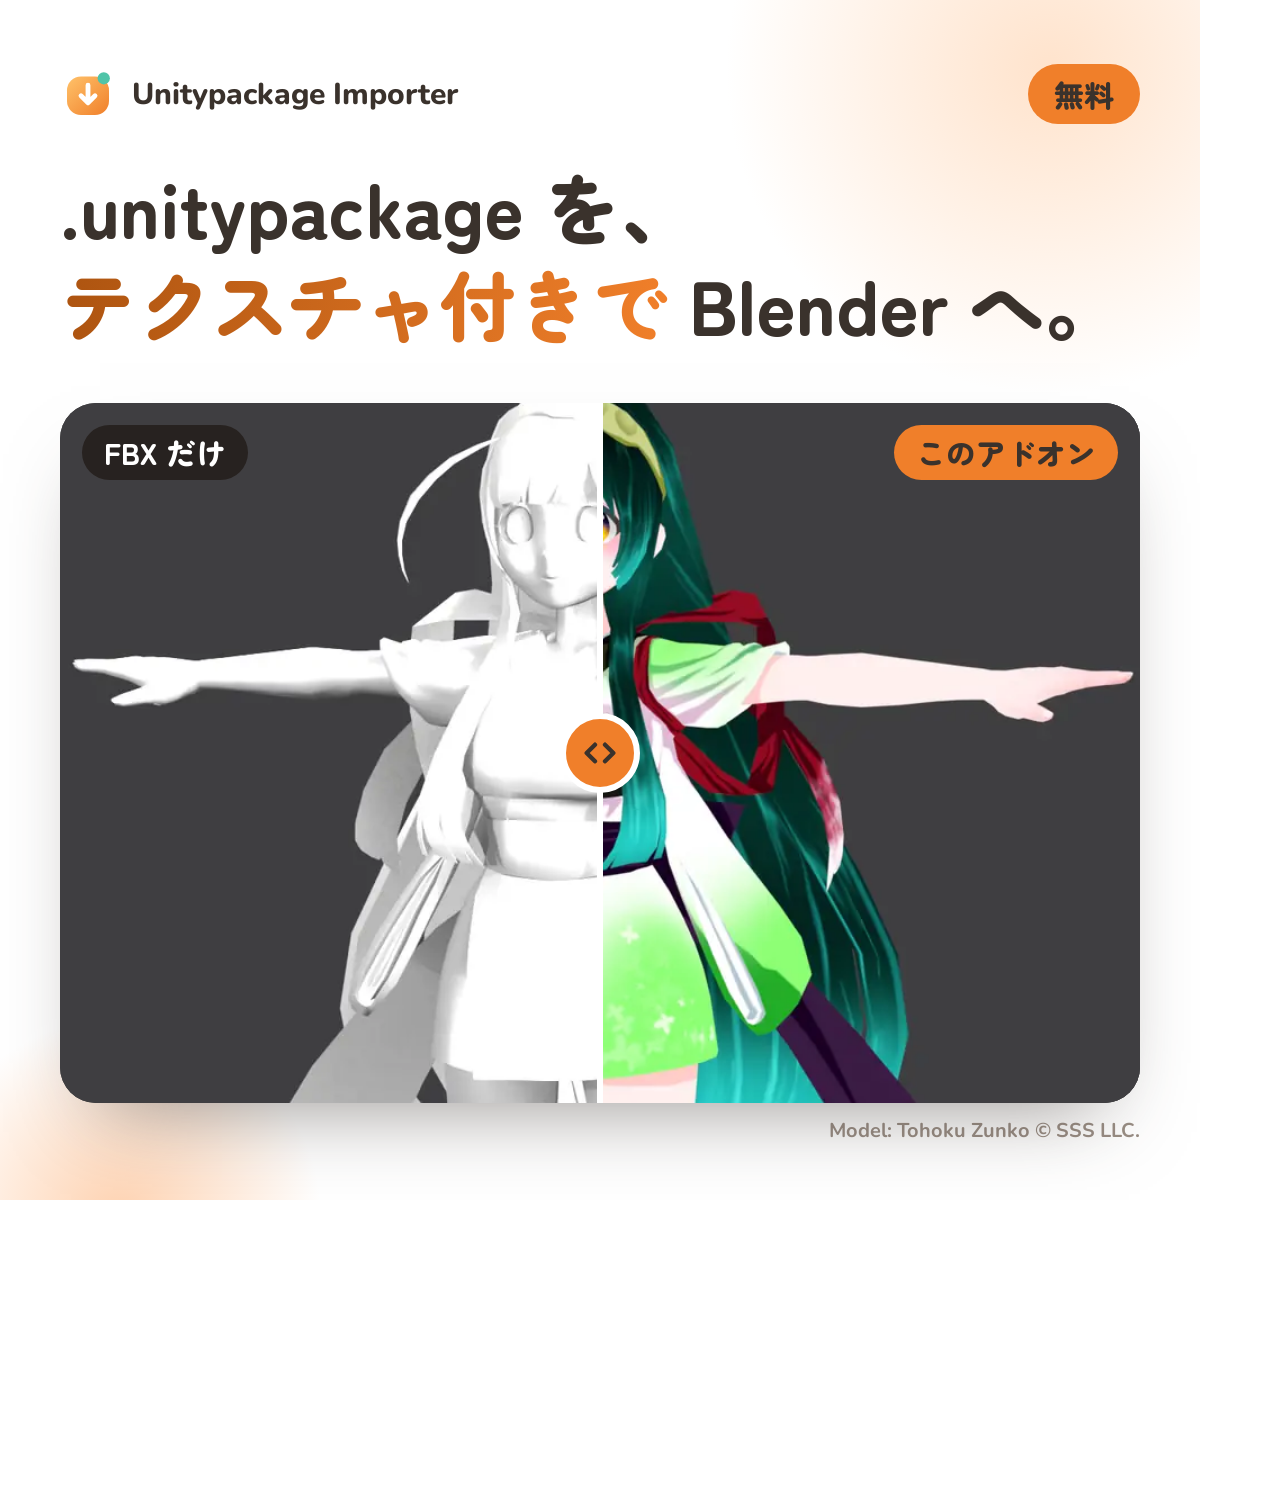
<file: tools/booth_card.html>
<!DOCTYPE html>
<!-- BOOTH の商品画像（1200×1200、正方形）の元。?p=1 がサムネイル、2〜4 が説明の画像。ローカルの Chrome でレンダリングする:
     for p in 1 2 3 4; do google-chrome --headless=new --hide-scrollbars --virtual-time-budget=8000 --window-size=1200,1200 --screenshot=_local/release/booth/image$p.png "file://$PWD/tools/booth_card.html?p=$p"; done
     リポジトリのルートで実行すること（画像は web/assets/ を相対パスで読む）。フォントは Google Fonts から読むので、オンラインで実行すること。
     デザインは tools/og_card.html に揃えてある。購入アセットが写る画像（use-render / use-props / scene-street）は BOOTH では使わない。 -->
<html lang="ja">
<head>
<meta charset="utf-8">
<link rel="stylesheet" href="https://fonts.googleapis.com/css2?family=Nunito:wght@700;800&family=Zen+Maru+Gothic:wght@700;900&display=swap">
<style>
  html, body { margin: 0; width: 1200px; height: 1200px; overflow: hidden; }
  body { background: #ffffff; color: #3a322c; font-family: "Zen Maru Gothic", "Nunito", system-ui, sans-serif; position: relative; }
  .blob { position: absolute; border-radius: 50%; pointer-events: none; }
  .b1 { width: 900px; height: 900px; right: -300px; top: -380px; background: radial-gradient(closest-side, #ffe3cc, rgba(255,227,204,0) 72%); }
  .b2 { width: 560px; height: 560px; left: -160px; bottom: -300px; background: radial-gradient(closest-side, #ffd2b0, rgba(255,210,176,0) 72%); }
  .page { position: absolute; inset: 0; padding: 64px 60px 56px; display: none; flex-direction: column; box-sizing: border-box; }
  .page.on { display: flex; }
  .logo { display: flex; align-items: center; gap: 16px; font-family: "Nunito", system-ui, sans-serif; font-weight: 800; font-size: 30px; }
  .logo svg { width: 56px; height: 56px; }
  .logo .free { margin-left: auto; background: #f07f2a; color: #3a322c; font-family: "Zen Maru Gothic", sans-serif; font-weight: 900; font-size: 30px; padding: 8px 26px; border-radius: 999px; }
  h1 { margin: 34px 0 0; font-size: 76px; line-height: 1.28; font-weight: 900; }
  h2 { margin: 40px 0 0; font-size: 68px; line-height: 1.3; font-weight: 900; }
  em { font-style: normal; background: linear-gradient(90deg, #ad5410, #f07f2a); -webkit-background-clip: text; background-clip: text; color: transparent; }
  .nb { white-space: nowrap; }
  p { margin: 20px 0 0; font-size: 34px; line-height: 1.5; color: #72665d; font-weight: 700; }
  .frame { position: relative; margin-top: auto; border-radius: 36px; overflow: hidden; background: #393939; box-shadow: 0 40px 80px -40px rgba(58,50,44,.55); }
  .frame img { display: block; width: 100%; height: 100%; object-fit: cover; }
  .credit { margin-top: 14px; text-align: right; font-family: "Nunito", system-ui, sans-serif; font-size: 20px; color: #9a8e85; font-weight: 700; }
  .tag { position: absolute; top: 22px; font-size: 30px; font-weight: 900; line-height: 1.3; padding: 8px 22px; border-radius: 999px; }
  .tag.l { left: 22px; background: rgba(35,29,25,.82); color: #fff; }
  .tag.r { right: 22px; background: #f07f2a; color: #3a322c; }

  /* p=1: 前後比較（紹介ページのスライダーと同じく真ん中で分ける） */
  .split { height: 700px; }
  .split img { position: absolute; inset: 0; object-position: 50% 12%; }
  .split img.after { clip-path: inset(0 0 0 50%); }
  .split .line { position: absolute; top: 0; bottom: 0; left: 50%; width: 6px; margin-left: -3px; background: #fff; }
  .split .knob { position: absolute; top: 50%; left: 50%; width: 80px; height: 80px; margin: -40px 0 0 -40px; border-radius: 50%; background: #f07f2a; border: 6px solid #fff; box-sizing: border-box; display: grid; place-items: center; }
  .split .knob svg { width: 40px; height: 40px; }
  .page:not([data-p="1"]) { justify-content: center; }
  .page:not([data-p="1"]) .frame { margin-top: 56px; }
  .page:not([data-p="1"]) h2 { margin-top: 0; }
  .wide { height: 610px; flex: none; }
</style>
</head>
<body>
  <div class="blob b1"></div>
  <div class="blob b2"></div>

  <section class="page" data-p="1">
    <div class="logo">
      <svg viewBox="0 0 64 64" aria-hidden="true"><defs><linearGradient id="g" x1="0" y1="0" x2="1" y2="1"><stop offset="0" stop-color="#ffc26a"/><stop offset="1" stop-color="#f07f2a"/></linearGradient></defs><rect x="8" y="12" width="48" height="44" rx="16" fill="url(#g)"/><path d="M32 22v20M24 34l8 8 8-8" fill="none" stroke="#fff" stroke-width="5.5" stroke-linecap="round" stroke-linejoin="round"/><circle cx="50" cy="14" r="7" fill="#4fc4a8"/></svg>
      Unitypackage Importer
      <span class="free">無料</span>
    </div>
    <h1><span class="nb">.unitypackage を、</span><br><em class="nb">テクスチャ付きで</em><span class="nb"> Blender へ。</span></h1>
    <div class="frame split">
      <img src="../web/assets/hero-before.webp" alt="">
      <img class="after" src="../web/assets/hero-after.webp" alt="">
      <span class="line"></span>
      <span class="knob"><svg viewBox="0 0 24 24" fill="none" stroke="#3a322c" stroke-width="2.6" stroke-linecap="round" stroke-linejoin="round"><path d="m9 7-5 5 5 5M15 7l5 5-5 5"/></svg></span>
      <span class="tag l">FBX だけ</span>
      <span class="tag r">このアドオン</span>
    </div>
    <div class="credit">Model: Tohoku Zunko © SSS LLC.</div>
  </section>

  <section class="page" data-p="2">
    <h2>ドラッグ＆ドロップで<br><em>そのまま読み込み</em></h2>
    <p>.unitypackage を Blender の画面に落として、Import を押すだけ。Unity は要りません。</p>
    <div class="frame wide"><img src="../web/assets/demo-poster.webp" alt=""></div>
    <div class="credit">Model: Tohoku Zunko © SSS LLC.</div>
  </section>

  <section class="page" data-p="3">
    <h2>トゥーンでも、<em>PBR でも</em></h2>
    <p>lilToon・Poiyomi・MToon などの設定を読んで、トゥーン調か PBR に組み直します。あとから切り替えもできます。</p>
    <div class="frame wide">
      <img src="../web/assets/shot-modes.webp" alt="">
      <span class="tag l">自動（トゥーン）</span>
      <span class="tag r">PBR に切り替え</span>
    </div>
    <div class="credit">Model: Tohoku Zunko © SSS LLC.</div>
  </section>

  <section class="page" data-p="4">
    <h2>改変の前に、<em>形をじっくり確認</em></h2>
    <p>ボーンやシェイプキーも入るので、編集モードで網目を見たり、ポーズや表情を付けたりできます。</p>
    <div class="frame wide"><img src="../web/assets/use-edit.webp" alt=""></div>
    <div class="credit">Model: Tohoku Zunko © SSS LLC.</div>
  </section>

  <script>
    var p = new URLSearchParams(location.search).get("p") || "1";
    var page = document.querySelector('.page[data-p="' + p + '"]') || document.querySelector(".page");
    page.classList.add("on");
  </script>
</body>
</html>
</file>
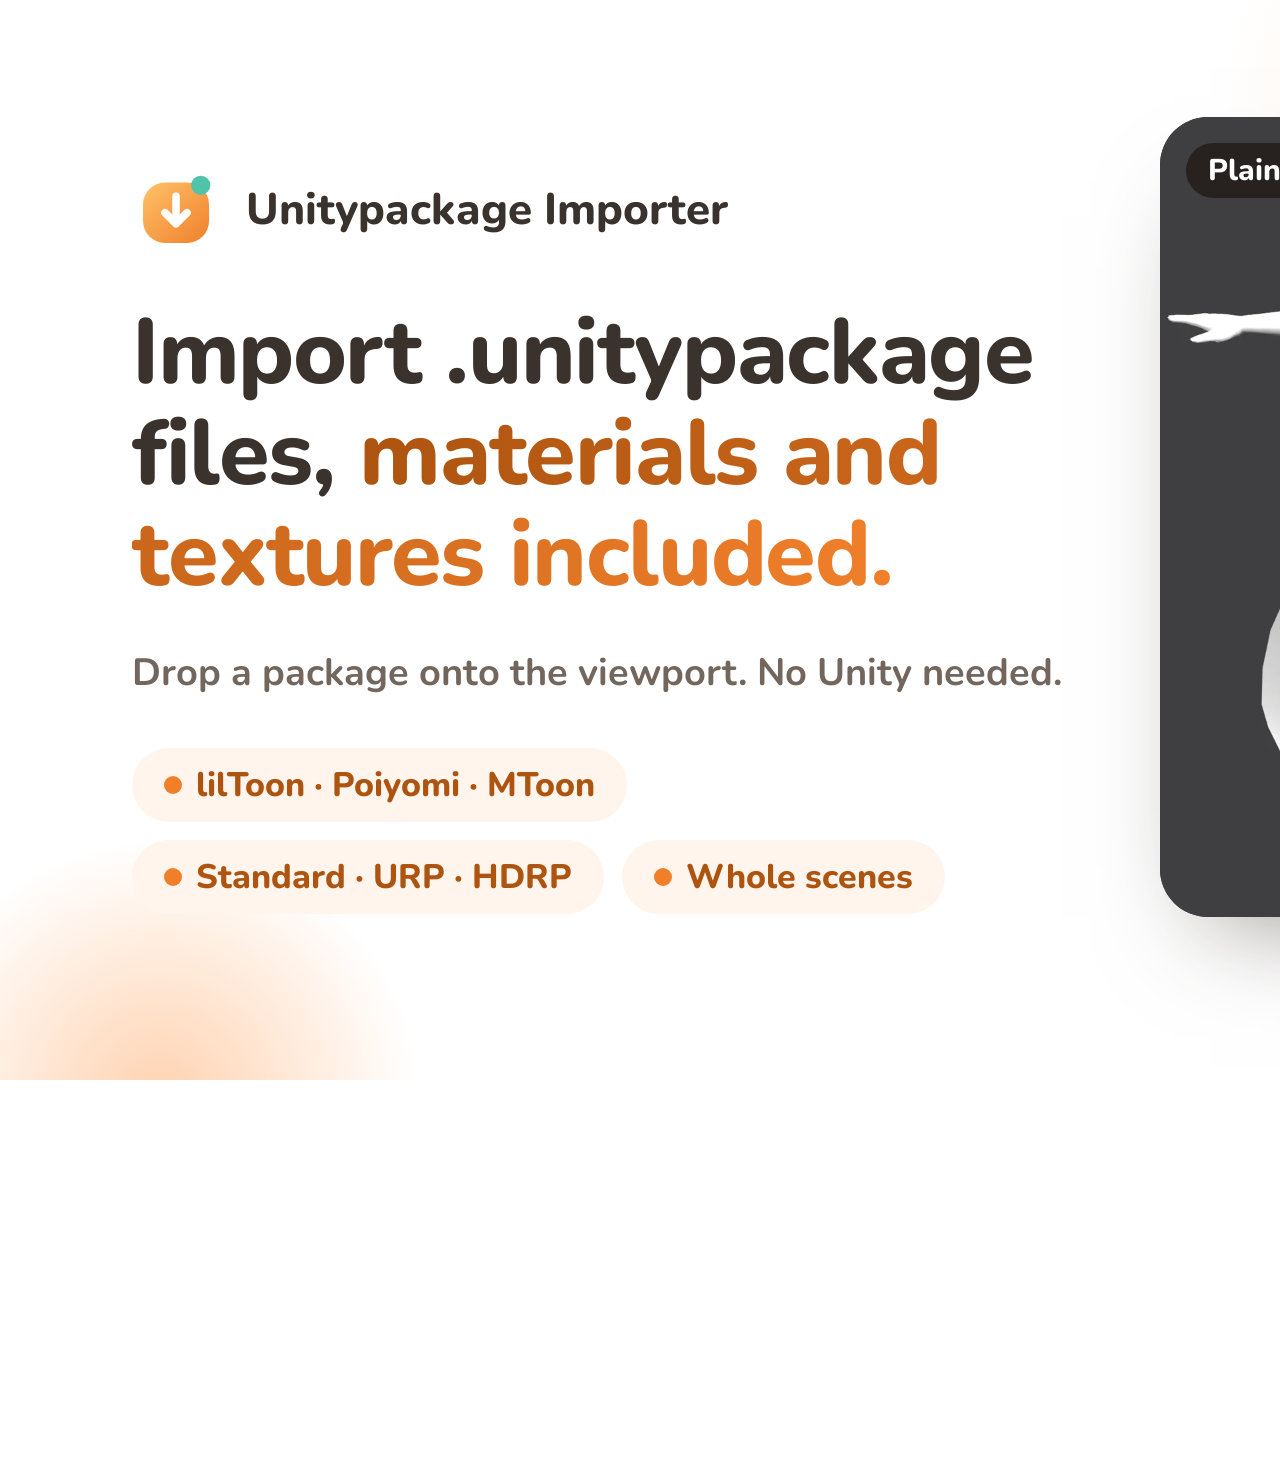
<file: tools/listing_card.html>
<!DOCTYPE html>
<!-- extensions.blender.org の featured image（1920×1080、16:9）の元。ローカルの Chrome でレンダリングする:
     google-chrome --headless=new --hide-scrollbars --virtual-time-budget=8000 --window-size=1920,1080 --screenshot=_local/release/listing/featured.png "file://$PWD/tools/listing_card.html"
     アイコン（256×256 の PNG、背景は透明）は同じファイルの ?icon で出す:
     google-chrome --headless=new --hide-scrollbars --default-background-color=00000000 --window-size=256,256 --screenshot=_local/release/listing/icon.png "file://$PWD/tools/listing_card.html?icon"
     リポジトリのルートで実行すること（前後比較は web/assets/hero-*.webp を相対パスで読む）。
     フォントは Google Fonts から読むので、オンラインで実行すること。デザインは tools/og_card.html に揃えてある。
     掲載ページの画像に Blender のロゴを使ってはいけない（ToS）。 -->
<html lang="en">
<head>
<meta charset="utf-8">
<link rel="stylesheet" href="https://fonts.googleapis.com/css2?family=Nunito:wght@700;800&display=swap">
<style>
  html, body { margin: 0; width: 1920px; height: 1080px; overflow: hidden; }
  body { background: #ffffff; color: #3a322c; font-family: "Nunito", system-ui, sans-serif; position: relative; }
  .blob { position: absolute; border-radius: 50%; pointer-events: none; }
  .b1 { width: 1300px; height: 1300px; right: -420px; top: -520px; background: radial-gradient(closest-side, #ffe3cc, rgba(255,227,204,0) 72%); }
  .b2 { width: 720px; height: 720px; left: -200px; bottom: -380px; background: radial-gradient(closest-side, #ffd2b0, rgba(255,210,176,0) 72%); }
  .card { position: absolute; inset: 0; padding: 90px 120px 90px 132px; display: grid; grid-template-columns: minmax(0, 1fr) 640px; align-items: center; gap: 80px; }
  .logo { display: flex; align-items: center; gap: 26px; font-weight: 800; font-size: 44px; margin-bottom: 48px; }
  .logo svg { width: 88px; height: 88px; }
  h1 { margin: 0 0 40px; font-size: 92px; line-height: 1.1; font-weight: 800; letter-spacing: -0.015em; }
  h1 em { font-style: normal; background: linear-gradient(90deg, #ad5410, #f07f2a); -webkit-background-clip: text; background-clip: text; color: transparent; }
  p { margin: 0; font-size: 38px; line-height: 1.45; color: #72665d; max-width: 1040px; font-weight: 700; }
  .pills { display: flex; flex-wrap: wrap; gap: 18px; margin-top: 48px; }
  .pill { display: inline-flex; align-items: center; gap: 14px; background: #fff5ec; color: #ad5410; font-weight: 800; font-size: 34px; padding: 14px 32px; border-radius: 999px; }
  .pill::before { content: ""; width: 18px; height: 18px; border-radius: 50%; background: #f07f2a; }

  /* before / after, split in the middle like the slider on the website */
  .art { display: grid; gap: 16px; justify-items: center; }
  .frame { position: relative; width: 640px; height: 800px; border-radius: 48px; overflow: hidden; background: #393939; box-shadow: 0 50px 100px -50px rgba(58,50,44,.55); }
  .frame img { position: absolute; inset: 0; width: 100%; height: 100%; object-fit: cover; }
  .frame img.after { clip-path: inset(0 0 0 50%); }
  .frame .line { position: absolute; top: 0; bottom: 0; left: 50%; width: 6px; margin-left: -3px; background: #fff; }
  .frame .knob { position: absolute; top: 50%; left: 50%; width: 88px; height: 88px; margin: -44px 0 0 -44px; border-radius: 50%; background: #f07f2a; border: 6px solid #fff; box-sizing: border-box; display: grid; place-items: center; }
  .frame .knob svg { width: 44px; height: 44px; }
  .tag { position: absolute; top: 26px; font-size: 30px; font-weight: 800; line-height: 1.3; padding: 8px 22px; border-radius: 999px; }
  .tag.before { left: 26px; background: rgba(35,29,25,.82); color: #fff; }
  .tag.after { right: 26px; background: #f07f2a; color: #3a322c; }
  .credit { font-size: 22px; color: #9a8e85; font-weight: 700; }

  /* ?icon: 256×256 のアイコン（紹介ページのロゴをそのまま拡大） */
  html.icon, html.icon body { width: 256px; height: 256px; background: transparent; }
  html.icon .blob, html.icon .card { display: none; }
  .icon-only { display: none; }
  html.icon .icon-only { display: block; width: 256px; height: 256px; }
</style>
</head>
<body>
  <svg class="icon-only" viewBox="0 0 64 64" aria-hidden="true"><defs><linearGradient id="gi" x1="0" y1="0" x2="1" y2="1"><stop offset="0" stop-color="#ffc26a"/><stop offset="1" stop-color="#f07f2a"/></linearGradient></defs><rect x="8" y="12" width="48" height="44" rx="16" fill="url(#gi)"/><path d="M32 22v20M24 34l8 8 8-8" fill="none" stroke="#fff" stroke-width="5.5" stroke-linecap="round" stroke-linejoin="round"/><circle cx="50" cy="14" r="7" fill="#4fc4a8"/></svg>
  <div class="blob b1"></div>
  <div class="blob b2"></div>
  <div class="card">
    <div>
      <div class="logo">
        <svg viewBox="0 0 64 64" aria-hidden="true"><defs><linearGradient id="g" x1="0" y1="0" x2="1" y2="1"><stop offset="0" stop-color="#ffc26a"/><stop offset="1" stop-color="#f07f2a"/></linearGradient></defs><rect x="8" y="12" width="48" height="44" rx="16" fill="url(#g)"/><path d="M32 22v20M24 34l8 8 8-8" fill="none" stroke="#fff" stroke-width="5.5" stroke-linecap="round" stroke-linejoin="round"/><circle cx="50" cy="14" r="7" fill="#4fc4a8"/></svg>
        Unitypackage Importer
      </div>
      <h1>Import .unitypackage files, <em>materials and textures included.</em></h1>
      <p>Drop a package onto the viewport. No Unity needed.</p>
      <div class="pills">
        <span class="pill">lilToon · Poiyomi · MToon</span>
        <span class="pill">Standard · URP · HDRP</span>
        <span class="pill">Whole scenes</span>
      </div>
    </div>
    <div class="art">
      <div class="frame">
        <img src="../web/assets/hero-before.webp" alt="">
        <img class="after" src="../web/assets/hero-after.webp" alt="">
        <span class="line"></span>
        <span class="knob"><svg viewBox="0 0 24 24" fill="none" stroke="#3a322c" stroke-width="2.6" stroke-linecap="round" stroke-linejoin="round"><path d="m9 7-5 5 5 5M15 7l5 5-5 5"/></svg></span>
        <span class="tag before">Plain FBX</span>
        <span class="tag after">This add-on</span>
      </div>
      <span class="credit">Model: Tohoku Zunko © SSS LLC.</span>
    </div>
  </div>
  <script>
    if (new URLSearchParams(location.search).has("icon")) document.documentElement.classList.add("icon");
  </script>
</body>
</html>
</file>
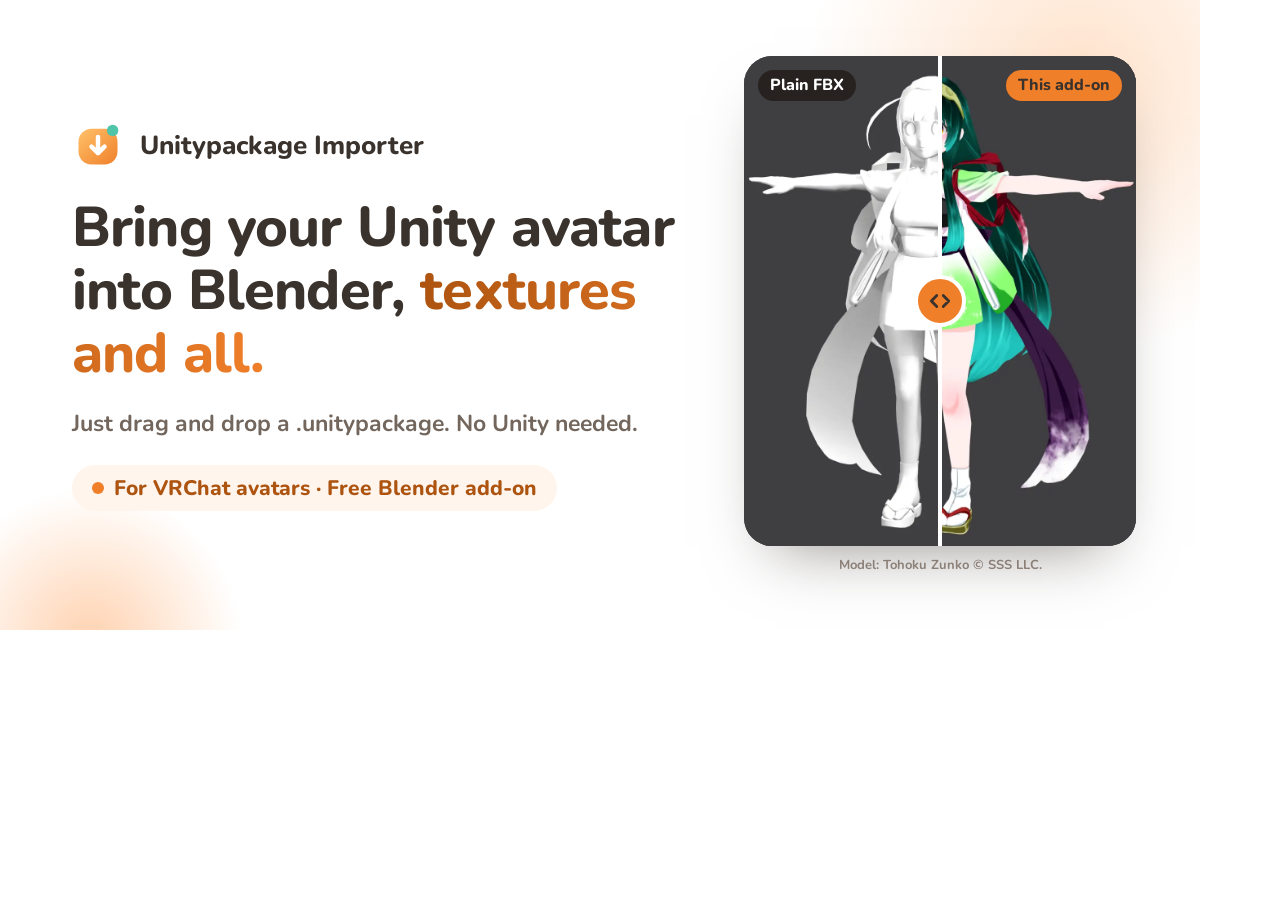
<file: tools/og_card.html>
<!DOCTYPE html>
<!-- OGP 画像（1200×630）の元。英語と日本語の 2 枚を、ローカルの Chrome でレンダリングして web/assets/ に置く:
     google-chrome --headless=new --hide-scrollbars --virtual-time-budget=8000 --window-size=1200,630 --screenshot=web/assets/og.png "file://$PWD/tools/og_card.html"
     google-chrome --headless=new --hide-scrollbars --virtual-time-budget=8000 --window-size=1200,630 --screenshot=web/assets/og-ja.png "file://$PWD/tools/og_card.html?lang=ja"
     リポジトリのルートで実行すること（右側の前後比較は web/assets/hero-*.webp を相対パスで読む）。
     フォントは Google Fonts から読むので、オンラインで実行すること。 -->
<html lang="en">
<head>
<meta charset="utf-8">
<link rel="stylesheet" href="https://fonts.googleapis.com/css2?family=Nunito:wght@700;800&family=Zen+Maru+Gothic:wght@700;900&display=swap">
<style>
  html, body { margin: 0; width: 1200px; height: 630px; overflow: hidden; }
  body { background: #ffffff; color: #3a322c; font-family: "Nunito", system-ui, sans-serif; position: relative; }
  html[lang="ja"] body { font-family: "Zen Maru Gothic", "Nunito", system-ui, sans-serif; }
  .blob { position: absolute; border-radius: 50%; pointer-events: none; }
  .b1 { width: 760px; height: 760px; right: -260px; top: -300px; background: radial-gradient(closest-side, #ffe3cc, rgba(255,227,204,0) 72%); }
  .b2 { width: 420px; height: 420px; left: -120px; bottom: -220px; background: radial-gradient(closest-side, #ffd2b0, rgba(255,210,176,0) 72%); }
  .card { position: absolute; inset: 0; padding: 56px 64px 56px 72px; display: grid; grid-template-columns: minmax(0, 1fr) 392px; align-items: center; gap: 48px; }
  .logo { display: flex; align-items: center; gap: 16px; font-family: "Nunito", system-ui, sans-serif; font-weight: 800; font-size: 26px; margin-bottom: 26px; }
  .logo svg { width: 52px; height: 52px; }
  h1 { margin: 0 0 22px; font-size: 56px; line-height: 1.12; font-weight: 800; letter-spacing: -0.015em; }
  html[lang="ja"] h1 { font-size: 58px; line-height: 1.3; font-weight: 900; letter-spacing: 0; }
  h1 em { font-style: normal; background: linear-gradient(90deg, #ad5410, #f07f2a); -webkit-background-clip: text; background-clip: text; color: transparent; }
  h1 .nb { white-space: nowrap; }
  p { margin: 0; font-size: 23px; line-height: 1.45; color: #72665d; max-width: 600px; font-weight: 700; }
  .pill { display: inline-flex; align-items: center; gap: 10px; margin-top: 24px; background: #fff5ec; color: #ad5410; font-weight: 800; font-size: 21px; padding: 9px 20px; border-radius: 999px; }
  .pill::before { content: ""; width: 12px; height: 12px; border-radius: 50%; background: #f07f2a; }

  /* before / after, split in the middle like the slider on the page */
  .art { display: grid; gap: 10px; justify-items: center; }
  .frame { position: relative; width: 392px; height: 490px; border-radius: 28px; overflow: hidden; background: #393939; box-shadow: 0 30px 60px -30px rgba(58,50,44,.55); }
  .frame img { position: absolute; inset: 0; width: 100%; height: 100%; object-fit: cover; }
  .frame img.after { clip-path: inset(0 0 0 50%); }
  .frame .line { position: absolute; top: 0; bottom: 0; left: 50%; width: 4px; margin-left: -2px; background: #fff; }
  .frame .knob { position: absolute; top: 50%; left: 50%; width: 52px; height: 52px; margin: -26px 0 0 -26px; border-radius: 50%; background: #f07f2a; border: 4px solid #fff; box-sizing: border-box; display: grid; place-items: center; }
  .frame .knob svg { width: 26px; height: 26px; }
  .tag { position: absolute; top: 14px; font-size: 16px; font-weight: 800; line-height: 1.3; padding: 5px 12px; border-radius: 999px; }
  .tag.before { left: 14px; background: rgba(35,29,25,.82); color: #fff; }
  .tag.after { right: 14px; background: #f07f2a; color: #3a322c; }
  .credit { font-size: 13px; color: #9a8e85; font-weight: 700; }
</style>
</head>
<body>
  <div class="blob b1"></div>
  <div class="blob b2"></div>
  <div class="card">
    <div>
      <div class="logo">
        <svg viewBox="0 0 64 64" aria-hidden="true"><defs><linearGradient id="g" x1="0" y1="0" x2="1" y2="1"><stop offset="0" stop-color="#ffc26a"/><stop offset="1" stop-color="#f07f2a"/></linearGradient></defs><rect x="8" y="12" width="48" height="44" rx="16" fill="url(#g)"/><path d="M32 22v20M24 34l8 8 8-8" fill="none" stroke="#fff" stroke-width="5.5" stroke-linecap="round" stroke-linejoin="round"/><circle cx="50" cy="14" r="7" fill="#4fc4a8"/></svg>
        Unitypackage Importer
      </div>
      <h1 data-en="Bring your Unity avatar into Blender, &lt;em&gt;textures and all.&lt;/em&gt;"
          data-ja="&lt;span class=&quot;nb&quot;&gt;Unity 向けのアバターを、&lt;/span&gt;&lt;br&gt;&lt;em class=&quot;nb&quot;&gt;テクスチャ付きで&lt;/em&gt;&lt;br&gt;&lt;span class=&quot;nb&quot;&gt;Blender へ。&lt;/span&gt;"></h1>
      <p data-en="Just drag and drop a .unitypackage. No Unity needed."
         data-ja=".unitypackage をドロップするだけ。Unity は不要です。"></p>
      <span class="pill" data-en="For VRChat avatars · Free Blender add-on" data-ja="VRChat アバター向け · 無料の Blender アドオン"></span>
    </div>
    <div class="art">
      <div class="frame">
        <img src="../web/assets/hero-before.webp" alt="">
        <img class="after" src="../web/assets/hero-after.webp" alt="">
        <span class="line"></span>
        <span class="knob"><svg viewBox="0 0 24 24" fill="none" stroke="#3a322c" stroke-width="2.6" stroke-linecap="round" stroke-linejoin="round"><path d="m9 7-5 5 5 5M15 7l5 5-5 5"/></svg></span>
        <span class="tag before" data-en="Plain FBX" data-ja="FBX だけ"></span>
        <span class="tag after" data-en="This add-on" data-ja="このアドオン"></span>
      </div>
      <span class="credit">Model: Tohoku Zunko © SSS LLC.</span>
    </div>
  </div>
  <script>
    (function () {
      var lang = new URLSearchParams(location.search).get("lang") === "ja" ? "ja" : "en";
      document.documentElement.lang = lang;
      document.querySelectorAll("[data-en]").forEach(function (el) {
        el.innerHTML = el.getAttribute("data-" + lang);
      });
    })();
  </script>
</body>
</html>
</file>
